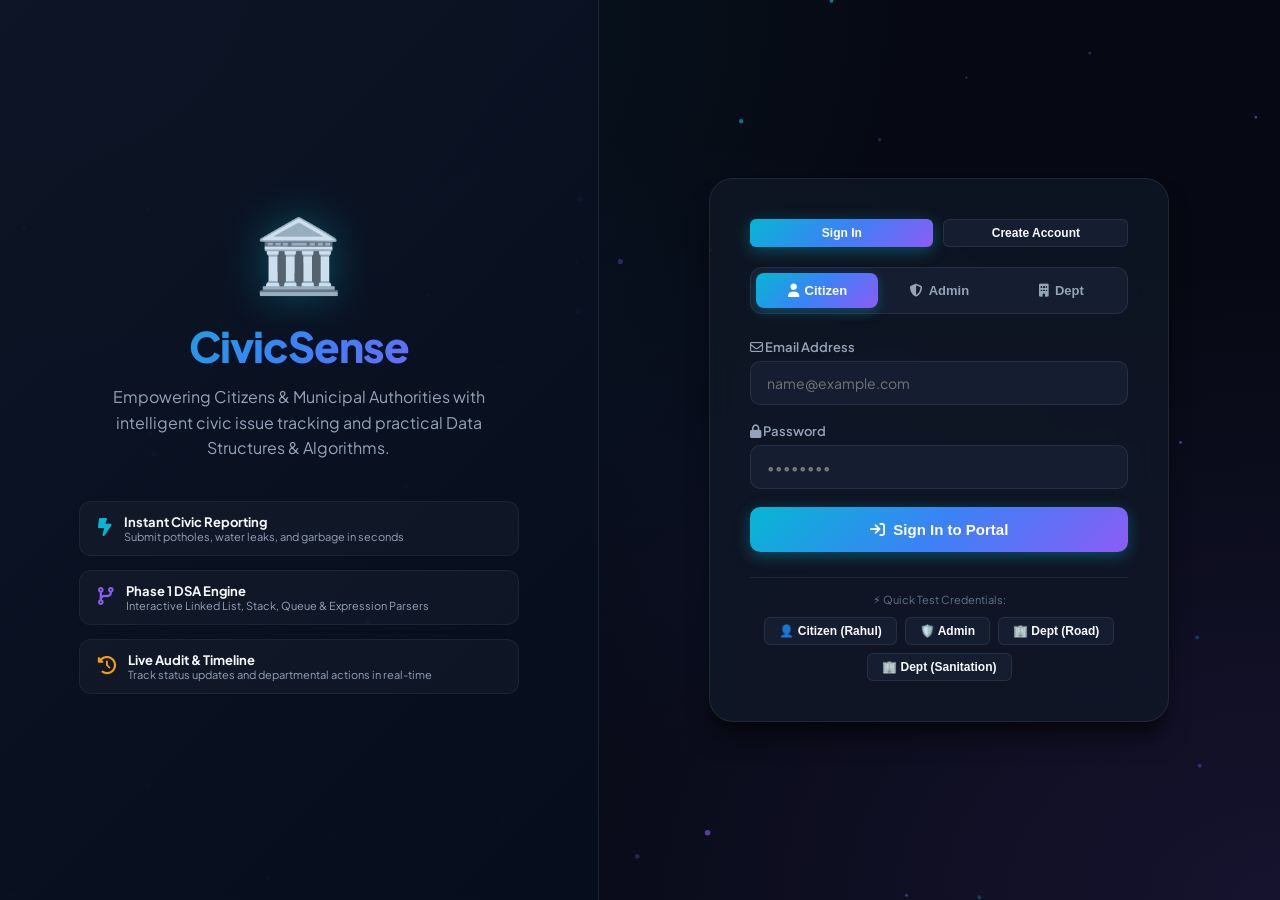
<file: templates/index.html>
<!DOCTYPE html>
<html lang="en">
<head>
  <meta charset="UTF-8">
  <meta name="viewport" content="width=device-width, initial-scale=1.0">
  <title>CivicSense — Smart Civic Complaint Management & DSA Platform</title>
  <link rel="stylesheet" href="/static/css/style.css">
  <link rel="stylesheet" href="https://cdnjs.cloudflare.com/ajax/libs/font-awesome/6.5.1/css/all.min.css">
</head>
<body>
  <canvas class="bg-particles" id="particleCanvas"></canvas>

  <div class="auth-container">
    <!-- Left Branding Hero -->
    <div class="auth-brand">
      <div class="auth-brand-content">
        <div class="brand-icon">🏛️</div>
        <h1 class="brand-title">CivicSense</h1>
        <p class="brand-tagline">
          Empowering Citizens & Municipal Authorities with intelligent civic issue tracking and practical Data Structures & Algorithms.
        </p>

        <div class="brand-features">
          <div class="feature-item">
            <i class="fa-solid fa-bolt-lightning feature-icon"></i>
            <div>
              <div style="font-weight: 700; font-size: 13px;">Instant Civic Reporting</div>
              <div style="font-size: 11px; color: var(--text-secondary);">Submit potholes, water leaks, and garbage in seconds</div>
            </div>
          </div>

          <div class="feature-item">
            <i class="fa-solid fa-code-branch feature-icon" style="color: var(--accent-purple);"></i>
            <div>
              <div style="font-weight: 700; font-size: 13px;">Phase 1 DSA Engine</div>
              <div style="font-size: 11px; color: var(--text-secondary);">Interactive Linked List, Stack, Queue & Expression Parsers</div>
            </div>
          </div>

          <div class="feature-item">
            <i class="fa-solid fa-clock-rotate-left feature-icon" style="color: var(--status-pending);"></i>
            <div>
              <div style="font-weight: 700; font-size: 13px;">Live Audit & Timeline</div>
              <div style="font-size: 11px; color: var(--text-secondary);">Track status updates and departmental actions in real-time</div>
            </div>
          </div>
        </div>
      </div>
    </div>

    <!-- Right Login / Register Card -->
    <div class="auth-form-wrapper">
      <div class="auth-card glass-card">
        <!-- Mode Tabs: Login / Register -->
        <div style="display: flex; gap: 10px; margin-bottom: 20px;">
          <button class="btn btn-sm btn-primary" id="tabLogin" onclick="switchAuthTab('login')" style="flex: 1;">Sign In</button>
          <button class="btn btn-sm btn-secondary" id="tabRegister" onclick="switchAuthTab('register')" style="flex: 1;">Create Account</button>
        </div>

        <!-- Role Switcher (for login) -->
        <div id="roleSwitcher" class="role-switcher">
          <button class="role-btn active" data-role="citizen" onclick="selectRole('citizen')">
            <i class="fa-solid fa-user"></i> Citizen
          </button>
          <button class="role-btn" data-role="admin" onclick="selectRole('admin')">
            <i class="fa-solid fa-shield-halved"></i> Admin
          </button>
          <button class="role-btn" data-role="department" onclick="selectRole('department')">
            <i class="fa-solid fa-building"></i> Dept
          </button>
        </div>

        <!-- Login Form -->
        <form id="loginForm" onsubmit="handleLogin(event)">
          <div class="form-group">
            <label class="form-label"><i class="fa-regular fa-envelope"></i> Email Address</label>
            <input type="email" id="loginEmail" class="form-control" placeholder="name@example.com" required>
          </div>

          <div class="form-group">
            <label class="form-label"><i class="fa-solid fa-lock"></i> Password</label>
            <input type="password" id="loginPassword" class="form-control" placeholder="••••••••" required>
          </div>

          <div id="loginError" style="color: var(--status-rejected); font-size: 12px; margin-bottom: 15px; display: none;"></div>

          <button type="submit" class="btn btn-primary" style="width: 100%; padding: 14px; font-size: 15px;">
            <i class="fa-solid fa-arrow-right-to-bracket"></i> Sign In to Portal
          </button>

          <!-- Quick Fill Credentials Demo Buttons -->
          <div style="margin-top: 25px; padding-top: 15px; border-top: 1px solid var(--border-color); text-align: center;">
            <div style="font-size: 11px; color: var(--text-muted); margin-bottom: 10px;">⚡ Quick Test Credentials:</div>
            <div style="display: flex; gap: 8px; justify-content: center; flex-wrap: wrap;">
              <button type="button" class="btn btn-sm btn-secondary" onclick="quickFill('citizen@civicsense.com', 'citizen123', 'citizen')">👤 Citizen (Rahul)</button>
              <button type="button" class="btn btn-sm btn-secondary" onclick="quickFill('admin@civicsense.com', 'admin123', 'admin')">🛡️ Admin</button>
              <button type="button" class="btn btn-sm btn-secondary" onclick="quickFill('road@civicsense.com', 'dept123', 'department')">🏢 Dept (Road)</button>
              <button type="button" class="btn btn-sm btn-secondary" onclick="quickFill('sanitation@civicsense.com', 'dept123', 'department')">🏢 Dept (Sanitation)</button>
            </div>
          </div>
        </form>

        <!-- Register Form -->
        <form id="registerForm" onsubmit="handleRegister(event)" style="display: none;">
          <!-- Registration Role Switcher -->
          <div id="regRoleSwitcher" class="role-switcher" style="margin-bottom: 20px;">
            <button type="button" class="reg-role-btn role-btn active" data-role="citizen" onclick="selectRegRole('citizen')">
              <i class="fa-solid fa-user"></i> Citizen
            </button>
            <button type="button" class="reg-role-btn role-btn" data-role="admin" onclick="selectRegRole('admin')">
              <i class="fa-solid fa-shield-halved"></i> Admin
            </button>
            <button type="button" class="reg-role-btn role-btn" data-role="department" onclick="selectRegRole('department')">
              <i class="fa-solid fa-building"></i> Dept
            </button>
          </div>

          <div class="form-group">
            <label id="regNameLabel" class="form-label"><i class="fa-regular fa-user"></i> Full Name</label>
            <input type="text" id="regName" class="form-control" placeholder="e.g. Rahul Sharma" required>
          </div>

          <div class="form-group">
            <label id="regEmailLabel" class="form-label"><i class="fa-regular fa-envelope"></i> Email Address</label>
            <input type="email" id="regEmail" class="form-control" placeholder="rahul@example.com" required>
          </div>

          <!-- Department Selector (Visible only when Dept role is selected) -->
          <div id="regDeptGroup" class="form-group" style="display: none;">
            <label class="form-label"><i class="fa-solid fa-building-user"></i> Assigned Department</label>
            <select id="regDepartment" class="form-control">
              <option value="Sanitation Department">Sanitation Department (Garbage & Cleanliness)</option>
              <option value="Water Department">Water Department (Supply & Drainage)</option>
              <option value="Road Department">Road Department (Potholes & Infra)</option>
              <option value="Electricity Department">Electricity Department (Lighting & Power)</option>
              <option value="Traffic Department">Traffic Department (Parking & Signals)</option>
            </select>
          </div>

          <div class="form-group">
            <label id="regPhoneLabel" class="form-label"><i class="fa-solid fa-phone"></i> Phone Number</label>
            <input type="tel" id="regPhone" class="form-control" placeholder="9876543210">
          </div>

          <div class="form-group">
            <label id="regAddressLabel" class="form-label"><i class="fa-solid fa-location-dot"></i> Area / Ward / Address</label>
            <input type="text" id="regAddress" class="form-control" placeholder="Area A, Sector 4">
          </div>

          <div class="form-group">
            <label class="form-label"><i class="fa-solid fa-lock"></i> Create Password</label>
            <input type="password" id="regPassword" class="form-control" placeholder="Minimum 4 characters" required>
          </div>

          <div id="regError" style="color: var(--status-rejected); font-size: 12px; margin-bottom: 15px; display: none;"></div>

          <button type="submit" id="regSubmitBtn" class="btn btn-success" style="width: 100%; padding: 14px; font-size: 15px;">
            <i class="fa-solid fa-user-plus"></i> <span id="regBtnText">Create Citizen Account</span>
          </button>
        </form>

      </div>
    </div>
  </div>

  <div class="toast-container" id="toastContainer"></div>

  <script src="/static/js/main.js"></script>
</body>
</html>
</file>
<file: static/css/style.css>
/* ==========================================================================
   CivicSense — Ultra-Modern Dark Theme & Glassmorphism Design System
   ========================================================================== */

@import url('https://fonts.googleapis.com/css2?family=Plus+Jakarta+Sans:wght@300;400;500;600;700;800&family=JetBrains+Mono:wght@400;500;700&display=swap');

:root {
  /* Color Palette */
  --bg-dark: #060913;
  --bg-card: rgba(17, 24, 39, 0.75);
  --bg-card-hover: rgba(26, 35, 50, 0.85);
  --bg-surface: #0e1526;
  --bg-input: #151d30;
  
  --border-color: rgba(255, 255, 255, 0.08);
  --border-hover: rgba(6, 182, 212, 0.4);
  --border-glow: rgba(6, 182, 212, 0.2);

  /* Accents */
  --accent-cyan: #06b6d4;
  --accent-cyan-glow: rgba(6, 182, 212, 0.35);
  --accent-blue: #3b82f6;
  --accent-purple: #8b5cf6;
  --accent-gradient: linear-gradient(135deg, #06b6d4 0%, #3b82f6 50%, #8b5cf6 100%);
  --accent-gradient-hover: linear-gradient(135deg, #0891b2 0%, #2563eb 50%, #7c3aed 100%);
  
  /* Status Colors */
  --status-pending: #f59e0b;
  --status-approved: #06b6d4;
  --status-progress: #3b82f6;
  --status-resolved: #10b981;
  --status-rejected: #ef4444;

  /* Typography */
  --text-primary: #f8fafc;
  --text-secondary: #94a3b8;
  --text-muted: #64748b;
  
  --font-main: 'Plus Jakarta Sans', system-ui, -apple-system, sans-serif;
  --font-mono: 'JetBrains Mono', monospace;

  /* Elevation & Shadows */
  --shadow-sm: 0 4px 6px -1px rgba(0, 0, 0, 0.3);
  --shadow-md: 0 10px 15px -3px rgba(0, 0, 0, 0.4), 0 4px 6px -2px rgba(0, 0, 0, 0.2);
  --shadow-lg: 0 20px 25px -5px rgba(0, 0, 0, 0.5), 0 10px 10px -5px rgba(0, 0, 0, 0.3);
  --shadow-glow: 0 0 25px rgba(6, 182, 212, 0.25);
  --shadow-glow-purple: 0 0 25px rgba(139, 92, 246, 0.25);
}

/* ─────────────────────────── Global Resets ─────────────────────────── */
*, *::before, *::after {
  box-sizing: border-box;
  margin: 0;
  padding: 0;
}

/* Hide all scrollbars globally while keeping scroll functional */
* {
  scrollbar-width: none;        /* Firefox */
  -ms-overflow-style: none;     /* IE / Edge */
}
*::-webkit-scrollbar {
  display: none;                /* Chrome / Safari / WebKit */
}

html, body {
  width: 100%;
  height: 100%;
  font-family: var(--font-main);
  background-color: var(--bg-dark);
  color: var(--text-primary);
  overflow-x: hidden;
  overflow-y: hidden;
}

body {
  background-image: 
    radial-gradient(at 0% 0%, rgba(6, 182, 212, 0.12) 0px, transparent 50%),
    radial-gradient(at 100% 100%, rgba(139, 92, 246, 0.12) 0px, transparent 50%),
    radial-gradient(at 50% 50%, rgba(59, 130, 246, 0.05) 0px, transparent 50%);
  background-attachment: fixed;
  background-size: cover;
}

/* ─────────────────────────── Animated Background ─────────────────────────── */
.bg-particles {
  position: fixed;
  top: 0;
  left: 0;
  width: 100%;
  height: 100%;
  z-index: 0;
  pointer-events: none;
}

/* ─────────────────────────── Glassmorphic Elements ─────────────────────────── */
.glass-card {
  background: var(--bg-card);
  backdrop-filter: blur(16px);
  -webkit-backdrop-filter: blur(16px);
  border: 1px solid var(--border-color);
  border-radius: 16px;
  box-shadow: var(--shadow-md);
  transition: all 0.3s cubic-bezier(0.4, 0, 0.2, 1);
  position: relative;
  overflow: hidden;
}

.glass-card:hover {
  border-color: var(--border-hover);
  box-shadow: var(--shadow-lg), var(--shadow-glow);
  transform: translateY(-3px);
}

.glass-card::before {
  content: '';
  position: absolute;
  top: 0;
  left: -100%;
  width: 100%;
  height: 100%;
  background: linear-gradient(90deg, transparent, rgba(255, 255, 255, 0.03), transparent);
  transition: 0.6s;
  pointer-events: none;
}

.glass-card:hover::before {
  left: 100%;
}

/* ─────────────────────────── Split-Screen Landing / Auth ─────────────────────────── */
.auth-container {
  display: flex;
  min-height: 100vh;
  position: relative;
  z-index: 1;
}

.auth-brand {
  flex: 1;
  background: linear-gradient(135deg, rgba(14, 21, 38, 0.95), rgba(6, 15, 30, 0.95));
  display: flex;
  flex-direction: column;
  justify-content: center;
  align-items: center;
  padding: 60px 40px;
  position: relative;
  border-right: 1px solid var(--border-color);
}

.auth-brand-content {
  max-width: 440px;
  text-align: center;
}

.brand-icon {
  font-size: 72px;
  margin-bottom: 20px;
  display: inline-block;
  filter: drop-shadow(0 0 20px var(--accent-cyan-glow));
  animation: floatIcon 4s ease-in-out infinite;
}

@keyframes floatIcon {
  0%, 100% { transform: translateY(0px) rotate(0deg); }
  50% { transform: translateY(-10px) rotate(3deg); }
}

.brand-title {
  font-size: 42px;
  font-weight: 800;
  letter-spacing: -1px;
  background: var(--accent-gradient);
  -webkit-background-clip: text;
  -webkit-text-fill-color: transparent;
  margin-bottom: 12px;
}

.brand-tagline {
  color: var(--text-secondary);
  font-size: 16px;
  line-height: 1.6;
  margin-bottom: 40px;
}

.brand-features {
  display: flex;
  flex-direction: column;
  gap: 14px;
  text-align: left;
}

.feature-item {
  display: flex;
  align-items: center;
  gap: 12px;
  background: rgba(255, 255, 255, 0.03);
  padding: 12px 18px;
  border-radius: 12px;
  border: 1px solid rgba(255, 255, 255, 0.05);
  transition: 0.3s;
}

.feature-item:hover {
  background: rgba(6, 182, 212, 0.08);
  border-color: var(--border-hover);
  transform: translateX(5px);
}

.feature-icon {
  color: var(--accent-cyan);
  font-size: 18px;
}

.auth-form-wrapper {
  flex: 1.2;
  display: flex;
  justify-content: center;
  align-items: center;
  padding: 40px 30px;
}

.auth-card {
  width: 100%;
  max-width: 460px;
  padding: 40px;
  background: var(--bg-card);
  border-radius: 24px;
  border: 1px solid var(--border-color);
  box-shadow: var(--shadow-lg);
}

.role-switcher {
  display: flex;
  background: var(--bg-input);
  padding: 5px;
  border-radius: 12px;
  margin-bottom: 25px;
  border: 1px solid var(--border-color);
}

.role-btn {
  flex: 1;
  padding: 10px;
  border: none;
  background: transparent;
  color: var(--text-secondary);
  font-weight: 600;
  font-size: 13px;
  border-radius: 8px;
  cursor: pointer;
  transition: all 0.3s ease;
  display: flex;
  align-items: center;
  justify-content: center;
  gap: 6px;
}

.role-btn.active {
  background: var(--accent-gradient);
  color: #ffffff;
  box-shadow: 0 4px 12px rgba(6, 182, 212, 0.3);
}

/* ─────────────────────────── Inputs & Form Controls ─────────────────────────── */
.form-group {
  margin-bottom: 18px;
  text-align: left;
}

.form-label {
  display: block;
  font-size: 13px;
  font-weight: 600;
  color: var(--text-secondary);
  margin-bottom: 6px;
}

.form-control {
  width: 100%;
  padding: 12px 16px;
  background: var(--bg-input);
  border: 1px solid var(--border-color);
  border-radius: 10px;
  color: var(--text-primary);
  font-family: var(--font-main);
  font-size: 14px;
  transition: all 0.25s ease;
}

.form-control:focus {
  outline: none;
  border-color: var(--accent-cyan);
  box-shadow: 0 0 0 3px var(--accent-cyan-glow);
  background: #192338;
}

textarea.form-control {
  resize: vertical;
  min-height: 90px;
}

select.form-control {
  cursor: pointer;
}

select.form-control option {
  background: #0f172a;
  color: #f1f5f9;
  padding: 8px 12px;
}

/* ─────────────────────────── Custom Buttons ─────────────────────────── */
.btn {
  display: inline-flex;
  align-items: center;
  justify-content: center;
  gap: 8px;
  padding: 12px 22px;
  font-size: 14px;
  font-weight: 600;
  border-radius: 10px;
  border: none;
  cursor: pointer;
  transition: all 0.25s cubic-bezier(0.4, 0, 0.2, 1);
  text-decoration: none;
}

.btn-primary {
  background: var(--accent-gradient);
  color: #ffffff;
  box-shadow: 0 4px 15px rgba(6, 182, 212, 0.35);
}

.btn-primary:hover {
  background: var(--accent-gradient-hover);
  box-shadow: 0 6px 20px rgba(6, 182, 212, 0.5);
  transform: translateY(-2px);
}

.btn-secondary {
  background: var(--bg-input);
  color: var(--text-primary);
  border: 1px solid var(--border-color);
}

.btn-secondary:hover {
  background: var(--bg-card-hover);
  border-color: var(--border-hover);
  transform: translateY(-2px);
}

.btn-success {
  background: linear-gradient(135deg, #10b981, #059669);
  color: #ffffff;
  box-shadow: 0 4px 15px rgba(16, 185, 129, 0.35);
}

.btn-success:hover {
  transform: translateY(-2px);
  box-shadow: 0 6px 20px rgba(16, 185, 129, 0.5);
}

.btn-danger {
  background: linear-gradient(135deg, #ef4444, #dc2626);
  color: #ffffff;
}

.btn-danger:hover {
  transform: translateY(-2px);
  box-shadow: 0 6px 20px rgba(239, 68, 68, 0.4);
}

.btn-sm {
  padding: 6px 14px;
  font-size: 12px;
  border-radius: 6px;
}

/* ─────────────────────────── App Layout with Sidebar ─────────────────────────── */
.app-layout {
  display: flex;
  height: 100vh;
  overflow: visible;
  position: relative;
  z-index: 1;
}

.sidebar {
  width: 280px;
  background: var(--bg-surface);
  border-right: 1px solid var(--border-color);
  display: flex;
  flex-direction: column;
  flex-shrink: 0;
  transition: 0.3s;
}

.sidebar-header {
  padding: 24px 20px;
  border-bottom: 1px solid var(--border-color);
  display: flex;
  align-items: center;
  gap: 12px;
}

.sidebar-logo {
  font-size: 28px;
}

.sidebar-brand-name {
  font-size: 18px;
  font-weight: 800;
  background: var(--accent-gradient);
  -webkit-background-clip: text;
  -webkit-text-fill-color: transparent;
}

.sidebar-sub {
  font-size: 11px;
  color: var(--text-muted);
}

.user-badge {
  margin: 15px 15px 5px;
  padding: 12px;
  background: var(--bg-card);
  border-radius: 12px;
  border: 1px solid var(--border-color);
  display: flex;
  align-items: center;
  gap: 10px;
}

.user-avatar {
  width: 38px;
  height: 38px;
  border-radius: 10px;
  background: linear-gradient(135deg, #06b6d4, #3b82f6);
  display: flex;
  align-items: center;
  justify-content: center;
  font-size: 18px;
}

.user-info {
  overflow: hidden;
}

.user-name {
  font-size: 13px;
  font-weight: 700;
  color: var(--text-primary);
  white-space: nowrap;
  text-overflow: ellipsis;
  overflow: hidden;
}

.user-role {
  font-size: 11px;
  color: var(--accent-cyan);
  font-weight: 600;
}

.sidebar-nav {
  flex: 1;
  padding: 15px;
  overflow-y: auto;
  overflow-x: hidden;
  display: flex;
  flex-direction: column;
  gap: 4px;
}

.nav-section-title {
  font-size: 10px;
  font-weight: 800;
  color: var(--text-muted);
  letter-spacing: 1px;
  padding: 12px 10px 4px;
}

.nav-link {
  display: flex;
  align-items: center;
  gap: 12px;
  padding: 10px 14px;
  border-radius: 10px;
  color: var(--text-secondary);
  font-size: 13px;
  font-weight: 600;
  text-decoration: none;
  cursor: pointer;
  transition: all 0.2s ease;
  border: 1px solid transparent;
}

.nav-link:hover {
  background: rgba(255, 255, 255, 0.04);
  color: var(--text-primary);
  transform: translateX(4px);
}

.nav-link.active {
  background: rgba(6, 182, 212, 0.12);
  color: var(--accent-cyan);
  border-color: var(--border-hover);
  box-shadow: 0 0 15px rgba(6, 182, 212, 0.15);
}

.sidebar-footer {
  padding: 15px;
  border-top: 1px solid var(--border-color);
}

.logout-link {
  color: var(--status-rejected) !important;
}

.logout-link:hover {
  background: rgba(239, 68, 68, 0.1) !important;
  border-color: rgba(239, 68, 68, 0.3) !important;
}

/* ─────────────────────────── Main Content Container ─────────────────────────── */
.main-wrapper {
  flex: 1;
  display: flex;
  flex-direction: column;
  overflow: visible;
  min-width: 0;
}

.top-bar {
  height: 70px;
  padding: 0 30px;
  display: flex;
  align-items: center;
  justify-content: space-between;
  border-bottom: 1px solid var(--border-color);
  background: rgba(14, 21, 38, 0.6);
  backdrop-filter: blur(12px);
  position: relative;
  z-index: 1000;
}

.page-title {
  font-size: 20px;
  font-weight: 700;
  display: flex;
  align-items: center;
  gap: 10px;
}

.page-content {
  flex: 1;
  overflow-y: auto;
  overflow-x: hidden;
  padding: 30px;
}

/* ─────────────────────────── Dashboard Stat Cards ─────────────────────────── */
.stats-grid {
  display: grid;
  grid-template-columns: repeat(auto-fit, minmax(220px, 1fr));
  gap: 20px;
  margin-bottom: 25px;
}

.stat-card {
  padding: 22px;
  border-radius: 16px;
  display: flex;
  align-items: center;
  gap: 18px;
}

.stat-icon-wrapper {
  width: 54px;
  height: 54px;
  border-radius: 14px;
  display: flex;
  align-items: center;
  justify-content: center;
  font-size: 24px;
}

.stat-val {
  font-size: 28px;
  font-weight: 800;
  line-height: 1.1;
}

.stat-label {
  font-size: 12px;
  color: var(--text-secondary);
  font-weight: 600;
}

/* ─────────────────────────── Category Cards (Complaint Submission Wizard) ─────────────────────────── */
.category-grid {
  display: grid;
  grid-template-columns: repeat(auto-fit, minmax(130px, 1fr));
  gap: 14px;
  margin-bottom: 20px;
}

.category-card {
  padding: 16px 12px;
  text-align: center;
  border-radius: 14px;
  background: var(--bg-input);
  border: 1px solid var(--border-color);
  cursor: pointer;
  transition: all 0.25s cubic-bezier(0.4, 0, 0.2, 1);
}

.category-card:hover {
  transform: translateY(-4px);
  border-color: var(--accent-cyan);
  box-shadow: 0 6px 15px rgba(6, 182, 212, 0.25);
}

.category-card.selected {
  background: rgba(6, 182, 212, 0.15);
  border-color: var(--accent-cyan);
  box-shadow: 0 0 20px var(--accent-cyan-glow);
}

.category-icon {
  font-size: 32px;
  margin-bottom: 8px;
  display: block;
}

.category-name {
  font-size: 12px;
  font-weight: 700;
  color: var(--text-primary);
}

/* ─────────────────────────── Priority Selector Badges ─────────────────────────── */
.priority-selector {
  display: flex;
  gap: 10px;
}

.priority-chip {
  flex: 1;
  padding: 10px;
  text-align: center;
  border-radius: 8px;
  background: var(--bg-input);
  border: 1px solid var(--border-color);
  color: var(--text-secondary);
  font-size: 12px;
  font-weight: 700;
  cursor: pointer;
  transition: 0.2s;
}

.priority-chip:hover {
  border-color: var(--text-secondary);
}

.priority-chip.selected[data-prio="High"] {
  background: rgba(239, 68, 68, 0.2);
  border-color: var(--status-rejected);
  color: var(--status-rejected);
}

.priority-chip.selected[data-prio="Medium"] {
  background: rgba(245, 158, 11, 0.2);
  border-color: var(--status-pending);
  color: var(--status-pending);
}

.priority-chip.selected[data-prio="Low"] {
  background: rgba(16, 185, 129, 0.2);
  border-color: var(--status-resolved);
  color: var(--status-resolved);
}

/* ─────────────────────────── Complaint Cards & Lists ─────────────────────────── */
.complaint-card {
  padding: 20px;
  margin-bottom: 15px;
  border-radius: 14px;
}

.badge {
  display: inline-flex;
  align-items: center;
  gap: 5px;
  padding: 4px 10px;
  border-radius: 20px;
  font-size: 11px;
  font-weight: 700;
  text-transform: uppercase;
  letter-spacing: 0.5px;
}

.badge-pending { background: rgba(245, 158, 11, 0.14); color: #fbbf24; border: 1px solid rgba(245, 158, 11, 0.38); box-shadow: 0 1px 4px rgba(245, 158, 11, 0.1); }
.badge-approved { background: rgba(6, 182, 212, 0.15); color: var(--status-approved); border: 1px solid rgba(6, 182, 212, 0.3); }
.badge-in_progress, .badge-in-progress { background: rgba(59, 130, 246, 0.15); color: #38bdf8; border: 1px solid rgba(59, 130, 246, 0.35); }
.badge-rejected { background: rgba(239, 68, 68, 0.15); color: #f87171; border: 1px solid rgba(239, 68, 68, 0.35); }

/* ── Refined RESOLVED badge — crisp emerald pill ── */
.badge-resolved {
  background: rgba(16, 185, 129, 0.14);
  color: #10b981;
  border: 1px solid rgba(16, 185, 129, 0.45);
  box-shadow: 0 2px 8px rgba(16, 185, 129, 0.18);
  font-weight: 700;
  letter-spacing: 0.5px;
  border-radius: 20px;
  padding: 4px 11px;
}

/* ── Dedicated Crisp Priority Badges ── */
.prio-badge {
  display: inline-flex;
  align-items: center;
  gap: 7px;
  padding: 4px 11px;
  border-radius: 20px;
  font-size: 11px;
  font-weight: 700;
  letter-spacing: 0.5px;
  text-transform: uppercase;
}

.prio-badge-high {
  background: rgba(239, 68, 68, 0.14);
  color: #f87171;
  border: 1px solid rgba(239, 68, 68, 0.4);
  box-shadow: 0 2px 8px rgba(239, 68, 68, 0.15);
}

.prio-badge-medium {
  background: rgba(245, 158, 11, 0.14);
  color: #fbbf24;
  border: 1px solid rgba(245, 158, 11, 0.38);
  box-shadow: 0 2px 8px rgba(245, 158, 11, 0.12);
}

.prio-badge-low {
  background: rgba(16, 185, 129, 0.12);
  color: #34d399;
  border: 1px solid rgba(16, 185, 129, 0.3);
}

.prio-dot {
  width: 6px;
  height: 6px;
  border-radius: 50%;
  display: inline-block;
  flex-shrink: 0;
}

.prio-dot-high { background: #ef4444; box-shadow: 0 0 6px rgba(239, 68, 68, 0.8); }
.prio-dot-medium { background: #f59e0b; box-shadow: 0 0 6px rgba(245, 158, 11, 0.8); }
.prio-dot-low { background: #10b981; }

/* ── Dedicated Crisp Status Badges ── */
.status-badge {
  display: inline-flex;
  align-items: center;
  gap: 6px;
  padding: 4px 12px;
  border-radius: 20px;
  font-size: 11px;
  font-weight: 800;
  letter-spacing: 0.6px;
  text-transform: uppercase;
}

.status-badge-resolved {
  background: rgba(16, 185, 129, 0.14);
  color: #10b981;
  border: 1px solid rgba(16, 185, 129, 0.45);
  box-shadow: 0 2px 8px rgba(16, 185, 129, 0.18);
}

.status-badge-in_progress, .status-badge-in-progress {
  background: rgba(56, 189, 248, 0.14);
  color: #38bdf8;
  border: 1px solid rgba(56, 189, 248, 0.45);
  box-shadow: 0 2px 8px rgba(56, 189, 248, 0.18);
}

.status-badge-pending {
  background: rgba(245, 158, 11, 0.14);
  color: #f59e0b;
  border: 1px solid rgba(245, 158, 11, 0.38);
  box-shadow: 0 2px 8px rgba(245, 158, 11, 0.15);
}

/* ─────────────────────────── Interactive DSA Memory Visualizers ─────────────────────────── */
.dsa-visualizer-container {
  min-height: 220px;
  display: flex;
  align-items: center;
  justify-content: flex-start;
  gap: 16px;
  padding: 30px 20px;
  overflow-x: auto;
  background: rgba(14, 21, 38, 0.6);
  border-radius: 14px;
  border: 1px dashed var(--border-color);
  margin: 15px 0;
}

.dsa-node {
  min-width: 100px;
  padding: 14px;
  border-radius: 12px;
  background: var(--bg-card);
  border: 2px solid var(--accent-cyan);
  box-shadow: 0 0 15px var(--accent-cyan-glow);
  text-align: center;
  position: relative;
  animation: popIn 0.35s cubic-bezier(0.175, 0.885, 0.32, 1.275);
}

@keyframes popIn {
  0% { transform: scale(0.6); opacity: 0; }
  100% { transform: scale(1); opacity: 1; }
}

.dsa-node-id {
  font-family: var(--font-mono);
  font-size: 14px;
  font-weight: 700;
  color: var(--accent-cyan);
}

.dsa-node-title {
  font-size: 11px;
  color: var(--text-secondary);
  margin-top: 4px;
}

.dsa-arrow {
  color: var(--accent-purple);
  font-size: 22px;
  font-weight: 900;
  display: flex;
  align-items: center;
  animation: pulseArrow 1.5s infinite;
}

@keyframes pulseArrow {
  0%, 100% { transform: translateX(0); opacity: 0.7; }
  50% { transform: translateX(4px); opacity: 1; }
}

/* Sorting Bar Visualizer */
.sorting-container {
  height: 200px;
  display: flex;
  align-items: flex-end;
  justify-content: center;
  gap: 12px;
  padding: 20px;
  background: rgba(14, 21, 38, 0.6);
  border-radius: 14px;
}

.sorting-bar {
  flex: 1;
  max-width: 45px;
  background: var(--accent-cyan);
  border-radius: 6px 6px 0 0;
  transition: all 0.2s ease;
  position: relative;
  text-align: center;
}

.sorting-bar.comparing {
  background: var(--status-pending) !important;
  box-shadow: 0 0 15px rgba(245, 158, 11, 0.6);
}

.sorting-bar.swapped {
  background: var(--status-resolved) !important;
  box-shadow: 0 0 15px rgba(16, 185, 129, 0.6);
}

.bar-val {
  position: absolute;
  top: -22px;
  width: 100%;
  text-align: center;
  font-size: 11px;
  font-weight: 700;
  color: var(--text-primary);
}

/* ─────────────────────────── Timeline Modal ─────────────────────────── */
.timeline {
  position: relative;
  padding-left: 30px;
}

.timeline::before {
  content: '';
  position: absolute;
  top: 5px;
  left: 10px;
  width: 2px;
  height: calc(100% - 10px);
  background: var(--border-color);
}

.timeline-item {
  position: relative;
  margin-bottom: 25px;
}

.timeline-dot {
  position: absolute;
  left: -26px;
  top: 4px;
  width: 14px;
  height: 14px;
  border-radius: 50%;
  background: var(--accent-cyan);
  border: 3px solid var(--bg-surface);
  box-shadow: 0 0 10px var(--accent-cyan-glow);
}

.timeline-content {
  background: var(--bg-input);
  padding: 14px 18px;
  border-radius: 12px;
  border: 1px solid var(--border-color);
}

/* ─────────────────────────── Toast Notifications ─────────────────────────── */
.toast-container {
  position: fixed;
  bottom: 25px;
  right: 25px;
  z-index: 9999;
  display: flex;
  flex-direction: column;
  gap: 10px;
}

.toast {
  padding: 14px 20px;
  border-radius: 12px;
  background: var(--bg-card);
  backdrop-filter: blur(16px);
  border: 1px solid var(--border-color);
  color: var(--text-primary);
  font-size: 13px;
  font-weight: 600;
  box-shadow: var(--shadow-lg);
  display: flex;
  align-items: center;
  gap: 12px;
  animation: slideIn 0.3s ease forwards;
}

@keyframes slideIn {
  from { transform: translateX(100%); opacity: 0; }
  to { transform: translateX(0); opacity: 1; }
}

/* ─────────────────────────── Responsive Mobile ─────────────────────────── */
@media (max-width: 900px) {
  .auth-container { flex-direction: column; }
  .auth-brand { border-right: none; border-bottom: 1px solid var(--border-color); padding: 40px 20px; }
  .app-layout { flex-direction: column; height: auto; }
  .sidebar { width: 100%; height: auto; }
}

/* --------------------------- Notification Bell --------------------------- */
.notif-bell-wrapper { position: relative; display: inline-flex; align-items: center; z-index: 1001; }
.notif-bell-btn {
  background: var(--bg-input); border: 1px solid var(--border-color);
  color: var(--text-secondary); width: 40px; height: 40px; border-radius: 50%;
  display: flex; align-items: center; justify-content: center;
  cursor: pointer; font-size: 16px; transition: all 0.2s ease; position: relative;
}
.notif-bell-btn:hover { border-color: var(--accent-cyan); color: var(--accent-cyan); box-shadow: 0 0 12px var(--accent-cyan-glow); }
.notif-badge {
  position: absolute; top: -4px; right: -4px;
  background: #ef4444; color: #fff; font-size: 10px; font-weight: 800;
  min-width: 18px; height: 18px; border-radius: 9px;
  display: flex; align-items: center; justify-content: center;
  padding: 0 4px; animation: notif-pulse 2s infinite; border: 2px solid var(--bg-dark);
}
@keyframes notif-pulse { 0%, 100% { box-shadow: 0 0 0 0 rgba(239,68,68,0.5); } 50% { box-shadow: 0 0 0 5px rgba(239,68,68,0); } }
.notif-badge.hidden { display: none; }
.notif-dropdown {
  position: absolute; top: calc(100% + 12px); right: 0; width: 380px; max-width: calc(100vw - 32px); max-height: 480px;
  background: #0d1527; border: 1px solid rgba(6, 182, 212, 0.35); border-radius: 16px;
  box-shadow: 0 20px 50px rgba(0, 0, 0, 0.85), 0 0 25px rgba(6, 182, 212, 0.15);
  z-index: 1500; overflow: hidden;
  display: none; flex-direction: column;
}
.notif-dropdown.open { display: flex; }
.notif-header {
  display: flex; justify-content: space-between; align-items: center;
  padding: 14px 18px; border-bottom: 1px solid rgba(255, 255, 255, 0.08);
  background: rgba(6, 182, 212, 0.04); flex-shrink: 0;
}
.notif-header h4 { font-size: 13px; font-weight: 800; color: var(--text-primary); margin: 0; display: flex; align-items: center; gap: 8px; }
.notif-mark-all-btn {
  background: rgba(6, 182, 212, 0.1); border: 1px solid rgba(6, 182, 212, 0.25);
  color: var(--accent-cyan); font-size: 11px; font-weight: 600;
  cursor: pointer; padding: 4px 10px; border-radius: 6px; transition: all 0.2s ease;
}
.notif-mark-all-btn:hover { background: rgba(6, 182, 212, 0.2); border-color: var(--accent-cyan); }
.notif-list { overflow-y: auto; flex: 1; max-height: 380px; }
.notif-item {
  display: flex; gap: 12px; align-items: flex-start;
  padding: 13px 18px; border-bottom: 1px solid rgba(255, 255, 255, 0.05);
  cursor: pointer; transition: background 0.15s ease; position: relative;
}
.notif-item:hover { background: rgba(255, 255, 255, 0.04); }
.notif-item.unread { background: rgba(6, 182, 212, 0.08); border-left: 3px solid var(--accent-cyan); }
.notif-item.unread:hover { background: rgba(6, 182, 212, 0.14); }
.notif-icon { width: 36px; height: 36px; border-radius: 50%; background: rgba(16, 185, 129, 0.15); color: var(--status-resolved); display: flex; align-items: center; justify-content: center; font-size: 16px; flex-shrink: 0; }
.notif-content { flex: 1; min-width: 0; }
.notif-message { font-size: 12px; color: var(--text-primary); line-height: 1.4; margin-bottom: 4px; word-break: break-word; }
.notif-meta { font-size: 10px; color: var(--text-muted); }
.notif-dot { width: 8px; height: 8px; border-radius: 50%; background: var(--accent-cyan); flex-shrink: 0; margin-top: 4px; box-shadow: 0 0 6px var(--accent-cyan); }
.notif-empty { padding: 35px 20px; text-align: center; color: var(--text-muted); font-size: 13px; line-height: 1.6; }

/* --------------------------- Image Upload Zone --------------------------- */
.img-upload-zone { border: 2px dashed var(--border-color); border-radius: 12px; padding: 22px 18px; text-align: center; cursor: pointer; transition: all 0.25s ease; background: var(--bg-input); position: relative; }
.img-upload-zone:hover, .img-upload-zone.dragover { border-color: var(--accent-cyan); background: rgba(6,182,212,0.05); box-shadow: 0 0 0 3px var(--accent-cyan-glow); }
.img-upload-zone input[type="file"] { position: absolute; inset: 0; opacity: 0; cursor: pointer; width: 100%; height: 100%; }
.img-upload-zone .upload-icon { font-size: 28px; color: var(--accent-cyan); margin-bottom: 8px; }
.img-upload-zone .upload-label { font-size: 13px; font-weight: 600; color: var(--text-primary); display: block; }
.img-upload-zone .upload-hint { font-size: 11px; color: var(--text-muted); margin-top: 4px; }
.img-preview-wrap { margin-top: 10px; position: relative; display: inline-block; }
.img-preview-wrap img { max-height: 160px; max-width: 100%; border-radius: 10px; border: 2px solid var(--accent-cyan); object-fit: cover; box-shadow: 0 0 12px var(--accent-cyan-glow); }
.img-preview-wrap .remove-img-btn { position: absolute; top: -8px; right: -8px; background: #ef4444; color: #fff; border: none; border-radius: 50%; width: 22px; height: 22px; font-size: 12px; cursor: pointer; display: flex; align-items: center; justify-content: center; }

/* --------------------------- Solution / Complaint Image Display --------------------------- */
.solution-img-box { background: rgba(16,185,129,0.08); border: 1px solid rgba(16,185,129,0.3); border-radius: 12px; padding: 14px; margin-bottom: 18px; }
.solution-img-box .solution-img-label { font-size: 12px; font-weight: 700; color: var(--status-resolved); margin-bottom: 10px; display: flex; align-items: center; gap: 6px; }
.solution-img-box img { max-width: 100%; max-height: 280px; border-radius: 10px; object-fit: cover; border: 2px solid rgba(16,185,129,0.4); cursor: zoom-in; transition: transform 0.2s; }
.solution-img-box img:hover { transform: scale(1.02); }
.complaint-img-box { background: rgba(6,182,212,0.06); border: 1px solid rgba(6,182,212,0.2); border-radius: 12px; padding: 14px; margin-bottom: 18px; }
.complaint-img-box .complaint-img-label { font-size: 12px; font-weight: 700; color: var(--accent-cyan); margin-bottom: 10px; display: flex; align-items: center; gap: 6px; }
.complaint-img-box img { max-width: 100%; max-height: 220px; border-radius: 10px; object-fit: cover; border: 2px solid rgba(6,182,212,0.3); cursor: zoom-in; transition: border-color 0.2s; }
.complaint-img-box img:hover { border-color: var(--accent-cyan); }
.img-lightbox { display: none; position: fixed; inset: 0; background: rgba(0,0,0,0.92); z-index: 9999; align-items: center; justify-content: center; cursor: zoom-out; }
.img-lightbox.open { display: flex; }
.img-lightbox img { max-width: 90vw; max-height: 90vh; border-radius: 12px; object-fit: contain; box-shadow: 0 0 60px rgba(0,0,0,0.8); }

/* --------------------------- Department Portal Enhancements --------------------------- */
.badge-in_progress, .badge-in-progress {
  background: linear-gradient(135deg, rgba(59, 130, 246, 0.22) 0%, rgba(6, 182, 212, 0.18) 100%);
  color: #38bdf8;
  border: 1px solid rgba(56, 189, 248, 0.55);
  box-shadow: 0 0 10px rgba(56, 189, 248, 0.3), inset 0 1px 0 rgba(255,255,255,0.06);
  font-weight: 800;
  letter-spacing: 0.8px;
  border-radius: 20px;
  padding: 4px 12px;
  animation: inProgressGlow 2.5s ease-in-out infinite;
}

@keyframes inProgressGlow {
  0%, 100% { box-shadow: 0 0 8px rgba(56, 189, 248, 0.3); }
  50%      { box-shadow: 0 0 16px rgba(56, 189, 248, 0.55), 0 0 25px rgba(56, 189, 248, 0.2); }
}

.dept-hero-banner {
  background: linear-gradient(135deg, rgba(14, 21, 38, 0.9) 0%, rgba(6, 182, 212, 0.1) 50%, rgba(16, 185, 129, 0.08) 100%);
  border: 1px solid rgba(6, 182, 212, 0.25);
  border-radius: 18px;
  padding: 24px 28px;
  margin-bottom: 24px;
  position: relative;
  overflow: hidden;
  box-shadow: var(--shadow-md);
  display: flex;
  justify-content: space-between;
  align-items: center;
  flex-wrap: wrap;
  gap: 16px;
}

.dept-hero-banner::before {
  content: '';
  position: absolute;
  top: -50%;
  right: -20%;
  width: 320px;
  height: 320px;
  background: radial-gradient(circle, rgba(6, 182, 212, 0.15) 0%, transparent 70%);
  pointer-events: none;
}

.dept-hero-title {
  font-size: 22px;
  font-weight: 800;
  letter-spacing: -0.5px;
  color: var(--text-primary);
  display: flex;
  align-items: center;
  gap: 10px;
}

.dept-hero-sub {
  font-size: 13px;
  color: var(--text-secondary);
  margin-top: 4px;
}

.dept-hero-kpis {
  display: flex;
  gap: 12px;
  align-items: center;
  flex-wrap: wrap;
}

.dept-kpi-chip {
  background: rgba(14, 21, 38, 0.7);
  backdrop-filter: blur(10px);
  border: 1px solid var(--border-color);
  border-radius: 12px;
  padding: 8px 16px;
  display: flex;
  align-items: center;
  gap: 10px;
}

.dept-kpi-chip .kpi-num {
  font-family: var(--font-mono);
  font-size: 18px;
  font-weight: 800;
  color: var(--accent-cyan);
}

.dept-kpi-chip .kpi-lbl {
  font-size: 11px;
  font-weight: 600;
  color: var(--text-muted);
  text-transform: uppercase;
}

/* --------------------------- Filter Pill Tabs --------------------------- */
.filter-pill-bar {
  display: flex;
  gap: 8px;
  overflow-x: auto;
  padding-bottom: 2px;
  flex-wrap: wrap;
}

.filter-pill {
  padding: 8px 16px;
  border-radius: 30px;
  background: var(--bg-input);
  border: 1px solid var(--border-color);
  color: var(--text-secondary);
  font-size: 12px;
  font-weight: 700;
  cursor: pointer;
  transition: all 0.22s cubic-bezier(0.4, 0, 0.2, 1);
  display: inline-flex;
  align-items: center;
  gap: 8px;
}

.filter-pill:hover {
  background: rgba(255, 255, 255, 0.05);
  border-color: var(--border-hover);
  color: var(--text-primary);
  transform: translateY(-1px);
}

.filter-pill.active {
  background: var(--accent-gradient);
  border-color: transparent;
  color: #ffffff;
  box-shadow: 0 4px 15px rgba(6, 182, 212, 0.35);
}

.filter-pill .pill-count {
  background: rgba(0, 0, 0, 0.25);
  padding: 2px 7px;
  border-radius: 12px;
  font-size: 10px;
  font-family: var(--font-mono);
  font-weight: 800;
}

/* --------------------------- View Mode Switcher --------------------------- */
.view-mode-bar {
  display: flex;
  background: var(--bg-input);
  border: 1px solid var(--border-color);
  border-radius: 10px;
  padding: 3px;
}

.view-mode-btn {
  padding: 6px 14px;
  border: none;
  background: transparent;
  color: var(--text-secondary);
  font-size: 12px;
  font-weight: 700;
  border-radius: 7px;
  cursor: pointer;
  transition: all 0.2s ease;
  display: flex;
  align-items: center;
  gap: 6px;
}

.view-mode-btn:hover {
  color: var(--text-primary);
}

.view-mode-btn.active {
  background: rgba(6, 182, 212, 0.2);
  color: var(--accent-cyan);
  box-shadow: 0 2px 8px rgba(6, 182, 212, 0.25);
}

/* --------------------------- Task Card Grid View --------------------------- */
.task-card-grid {
  display: grid;
  grid-template-columns: repeat(auto-fill, minmax(350px, 1fr));
  gap: 20px;
  margin-top: 20px;
}

.task-work-card {
  background: var(--bg-card);
  backdrop-filter: blur(16px);
  -webkit-backdrop-filter: blur(16px);
  border: 1px solid var(--border-color);
  border-radius: 16px;
  padding: 20px;
  display: flex;
  flex-direction: column;
  justify-content: space-between;
  transition: all 0.28s cubic-bezier(0.4, 0, 0.2, 1);
  position: relative;
  overflow: hidden;
}

.task-work-card:hover {
  transform: translateY(-4px);
  border-color: var(--border-hover);
  box-shadow: 0 16px 30px -10px rgba(0, 0, 0, 0.5), 0 0 20px var(--accent-cyan-glow);
}

.task-work-card.status-high-prio {
  border-left: 4px solid var(--status-rejected);
}

.task-work-card.status-in-progress {
  border-left: 4px solid #38bdf8;
}

.task-work-card.status-resolved {
  border-left: 4px solid var(--status-resolved);
}

.task-card-top {
  display: flex;
  justify-content: space-between;
  align-items: center;
  margin-bottom: 12px;
}

.task-card-id {
  font-family: var(--font-mono);
  font-weight: 800;
  font-size: 13px;
  color: var(--accent-cyan);
}

.task-card-title {
  font-size: 15px;
  font-weight: 800;
  color: var(--text-primary);
  line-height: 1.4;
  margin-bottom: 10px;
}

.task-card-meta {
  display: flex;
  flex-direction: column;
  gap: 6px;
  font-size: 12px;
  color: var(--text-secondary);
  margin-bottom: 16px;
}

.task-card-meta-item {
  display: flex;
  align-items: center;
  gap: 8px;
}

.task-card-thumb-img {
  width: 100%;
  height: 140px;
  border-radius: 10px;
  object-fit: cover;
  border: 1px solid var(--border-color);
  margin-bottom: 14px;
  cursor: zoom-in;
  transition: transform 0.2s ease, border-color 0.2s ease;
}

.task-card-thumb-img:hover {
  transform: scale(1.02);
  border-color: var(--accent-cyan);
}

.task-card-status-bar {
  background: var(--bg-input);
  border-radius: 8px;
  padding: 8px 12px;
  display: flex;
  justify-content: space-between;
  align-items: center;
  font-size: 12px;
  font-weight: 700;
  margin-bottom: 16px;
  border: 1px solid var(--border-color);
}

.task-card-actions {
  display: flex;
  gap: 8px;
  align-items: center;
  border-top: 1px solid var(--border-color);
  padding-top: 14px;
}

.task-card-actions .btn {
  flex: 1;
}

.dept-table-row {
  transition: background-color 0.2s ease;
}
.dept-table-row:hover {
  background-color: rgba(255, 255, 255, 0.035);
}

.task-thumb-btn {
  display: inline-flex;
  align-items: center;
  gap: 5px;
  background: rgba(6, 182, 212, 0.12);
  color: var(--accent-cyan);
  border: 1px solid rgba(6, 182, 212, 0.3);
  padding: 3px 8px;
  border-radius: 6px;
  font-size: 11px;
  font-weight: 600;
  cursor: pointer;
  transition: all 0.2s ease;
  margin-top: 4px;
}
.task-thumb-btn:hover {
  background: rgba(6, 182, 212, 0.22);
  border-color: var(--accent-cyan);
  box-shadow: 0 0 10px var(--accent-cyan-glow);
}

.progress-bar-wrap {
  width: 100%;
  height: 8px;
  background: rgba(255, 255, 255, 0.08);
  border-radius: 6px;
  overflow: hidden;
  margin-top: 8px;
}
.progress-bar-fill {
  height: 100%;
  border-radius: 6px;
  background: linear-gradient(90deg, #06b6d4, #10b981);
  box-shadow: 0 0 12px rgba(16, 185, 129, 0.4);
  transition: width 0.6s cubic-bezier(0.4, 0, 0.2, 1);
}

.btn-action-group {
  display: flex;
  align-items: center;
  gap: 6px;
  flex-wrap: wrap;
}

/* ══════════════════════════════════════════════════════════════════
   DEPARTMENT COMMAND HERO BANNER (MODERN EXECUTIVE UI)
   ══════════════════════════════════════════════════════════════════ */
.dept-hero-banner {
  background: linear-gradient(135deg, rgba(15, 23, 42, 0.94) 0%, rgba(17, 24, 39, 0.88) 50%, rgba(6, 182, 212, 0.08) 100%);
  border: 1px solid rgba(6, 182, 212, 0.22);
  border-radius: 20px;
  padding: 24px 28px;
  margin-bottom: 24px;
  display: flex;
  justify-content: space-between;
  align-items: center;
  gap: 20px;
  flex-wrap: wrap;
  box-shadow: 0 12px 32px rgba(0, 0, 0, 0.4), inset 0 1px 0 rgba(255, 255, 255, 0.08);
  position: relative;
  overflow: hidden;
}

.dept-hero-banner::before {
  content: '';
  position: absolute;
  top: -50%;
  right: -20%;
  width: 320px;
  height: 320px;
  background: radial-gradient(circle, rgba(6, 182, 212, 0.12) 0%, transparent 70%);
  pointer-events: none;
}

.dept-hero-title-wrap {
  display: flex;
  align-items: center;
  gap: 12px;
  flex-wrap: wrap;
  margin-bottom: 6px;
}

.dept-hero-title {
  font-size: 22px;
  font-weight: 800;
  color: var(--text-primary);
  display: flex;
  align-items: center;
  gap: 10px;
  letter-spacing: -0.3px;
}

.dept-command-tag {
  display: inline-flex;
  align-items: center;
  gap: 6px;
  background: rgba(6, 182, 212, 0.12);
  color: var(--accent-cyan);
  border: 1px solid rgba(6, 182, 212, 0.35);
  padding: 3px 10px;
  border-radius: 20px;
  font-size: 11px;
  font-weight: 700;
  letter-spacing: 0.5px;
  text-transform: uppercase;
}

.dept-hero-sub {
  color: var(--text-secondary);
  font-size: 13px;
  line-height: 1.45;
  max-width: 580px;
  margin-bottom: 12px;
}

.dept-hero-meta-row {
  display: flex;
  align-items: center;
  gap: 10px;
  flex-wrap: wrap;
}

.dept-meta-pill {
  display: inline-flex;
  align-items: center;
  gap: 6px;
  background: rgba(255, 255, 255, 0.04);
  border: 1px solid rgba(255, 255, 255, 0.08);
  border-radius: 8px;
  padding: 4px 10px;
  font-size: 11px;
  color: var(--text-muted);
  font-weight: 600;
}

.dept-meta-pill strong {
  color: var(--text-primary);
}

/* Right Side: Live Dispatch & Status Panel */
.dept-hero-right {
  display: flex;
  align-items: center;
  gap: 18px;
  flex-wrap: wrap;
}

.hero-live-card {
  background: rgba(14, 21, 38, 0.85);
  border: 1px solid rgba(255, 255, 255, 0.09);
  border-radius: 14px;
  padding: 12px 18px;
  text-align: right;
  min-width: 170px;
  box-shadow: 0 4px 16px rgba(0, 0, 0, 0.25);
}

.live-radar-badge {
  display: inline-flex;
  align-items: center;
  gap: 7px;
  font-size: 11px;
  font-weight: 800;
  color: var(--status-resolved);
  letter-spacing: 0.6px;
  text-transform: uppercase;
  margin-bottom: 4px;
}

.radar-ping-wrap {
  position: relative;
  width: 8px;
  height: 8px;
}

.radar-dot {
  position: absolute;
  inset: 0;
  border-radius: 50%;
  background: #10b981;
}

.radar-wave {
  position: absolute;
  inset: -4px;
  border-radius: 50%;
  border: 2px solid #10b981;
  animation: radarRipple 2s cubic-bezier(0, 0.2, 0.8, 1) infinite;
}

@keyframes radarRipple {
  0% { transform: scale(0.6); opacity: 1; }
  100% { transform: scale(2.2); opacity: 0; }
}

.hero-clock-val {
  font-family: var(--font-mono);
  font-size: 16px;
  font-weight: 800;
  color: var(--text-primary);
  letter-spacing: 0.5px;
}

.hero-date-val {
  font-size: 11px;
  color: var(--text-muted);
  margin-top: 2px;
}

.hero-actions-col {
  display: flex;
  flex-direction: column;
  gap: 8px;
}

.hero-action-pill {
  display: inline-flex;
  align-items: center;
  gap: 7px;
  background: rgba(255, 255, 255, 0.05);
  border: 1px solid rgba(255, 255, 255, 0.12);
  color: var(--text-primary);
  font-size: 12px;
  font-weight: 700;
  padding: 7px 14px;
  border-radius: 10px;
  cursor: pointer;
  transition: all 0.2s ease;
  white-space: nowrap;
}

.hero-action-pill:hover {
  background: rgba(6, 182, 212, 0.12);
  border-color: var(--accent-cyan);
  color: var(--accent-cyan);
  box-shadow: 0 0 12px var(--accent-cyan-glow);
  transform: translateY(-1px);
}

.hero-action-pill-accent {
  background: linear-gradient(135deg, rgba(6, 182, 212, 0.2) 0%, rgba(59, 130, 246, 0.15) 100%);
  border-color: rgba(6, 182, 212, 0.4);
  color: var(--accent-cyan);
}

/* ─────────────────────────── User Accounts Table Enhancements ─────────────────────────── */
.user-table-row-hover {
  transition: background 0.2s ease;
}

.user-table-row-hover:hover {
  background: rgba(255, 255, 255, 0.03) !important;
}

/* Read-only display field for admin complaint modal */
.admin-readonly-field {
  background: var(--bg-input);
  border: 1px solid var(--border-color);
  border-radius: 8px;
  padding: 10px 14px;
  font-weight: 600;
  font-size: 13px;
  display: flex;
  align-items: center;
  gap: 8px;
  opacity: 0.9;
  cursor: not-allowed;
  user-select: none;
}

/* "Protected" self-user row styling */
.user-self-protected {
  background: rgba(245, 158, 11, 0.04) !important;
  border-left: 2px solid rgba(245, 158, 11, 0.5) !important;
}

/* User avatar initials circle */
.user-avatar-initial {
  width: 36px;
  height: 36px;
  border-radius: 50%;
  display: flex;
  align-items: center;
  justify-content: center;
  font-size: 14px;
  font-weight: 800;
  color: #fff;
  box-shadow: 0 2px 8px rgba(0, 0, 0, 0.3);
  flex-shrink: 0;
}

/* Role edit button in user table */
.role-edit-btn {
  padding: 3px 8px !important;
  font-size: 10px !important;
  border-radius: 4px !important;
  border: 1px solid var(--border-color) !important;
  background: rgba(255, 255, 255, 0.05) !important;
  color: var(--text-secondary) !important;
  cursor: pointer;
  transition: all 0.2s ease;
}

.role-edit-btn:hover {
  background: rgba(6, 182, 212, 0.1) !important;
  border-color: var(--accent-cyan) !important;
  color: var(--accent-cyan) !important;
  transform: translateY(-1px);
}

/* Complaint image in admin modal */
.admin-complaint-img {
  max-height: 160px;
  border-radius: 8px;
  cursor: pointer;
  border: 1px solid rgba(255, 255, 255, 0.1);
  object-fit: cover;
  transition: transform 0.2s ease;
}

.admin-complaint-img:hover {
  transform: scale(1.02);
}

/* Badge for high priority in admin modal */
.badge-high {
  background: rgba(239, 68, 68, 0.14);
  color: #f87171;
  border: 1px solid rgba(239, 68, 68, 0.38);
}

.badge-medium {
  background: rgba(245, 158, 11, 0.14);
  color: #fbbf24;
  border: 1px solid rgba(245, 158, 11, 0.38);
}

.badge-low {
  background: rgba(16, 185, 129, 0.14);
  color: #10b981;
  border: 1px solid rgba(16, 185, 129, 0.38);
}
</file>
